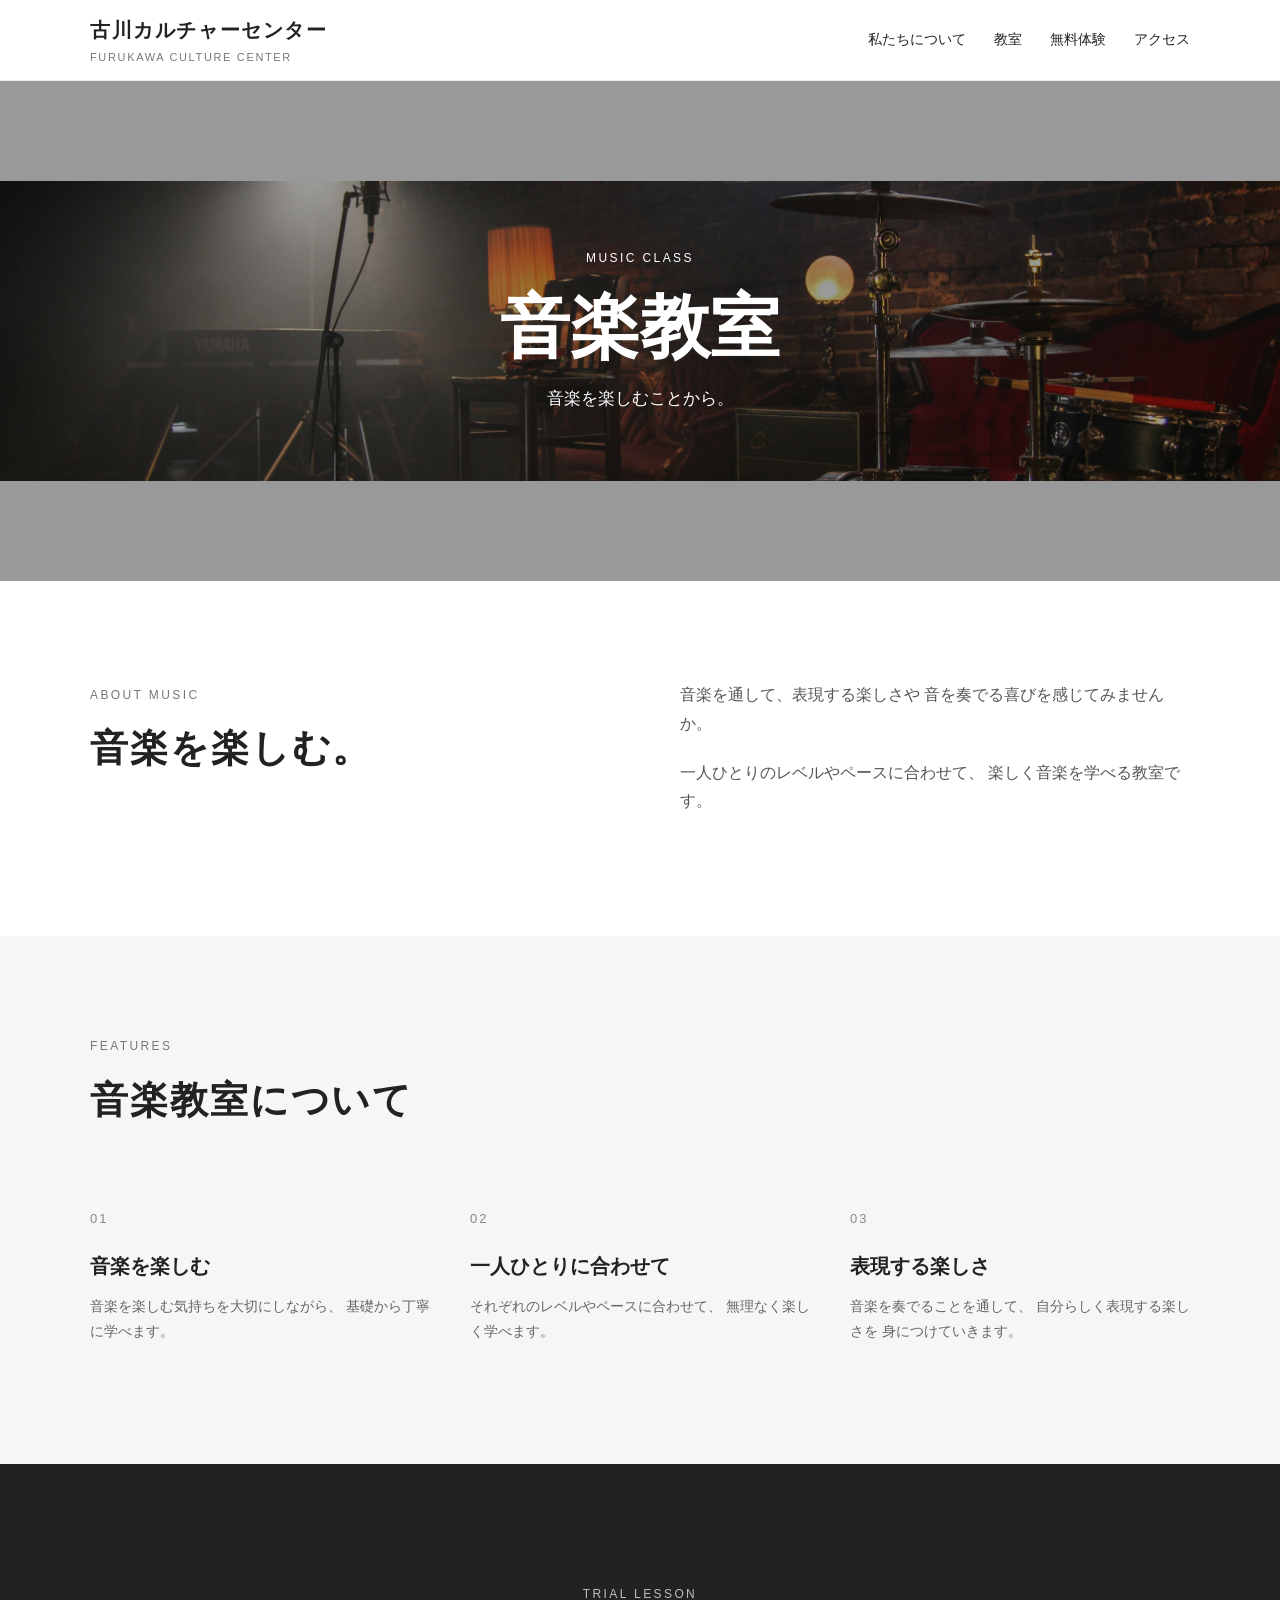
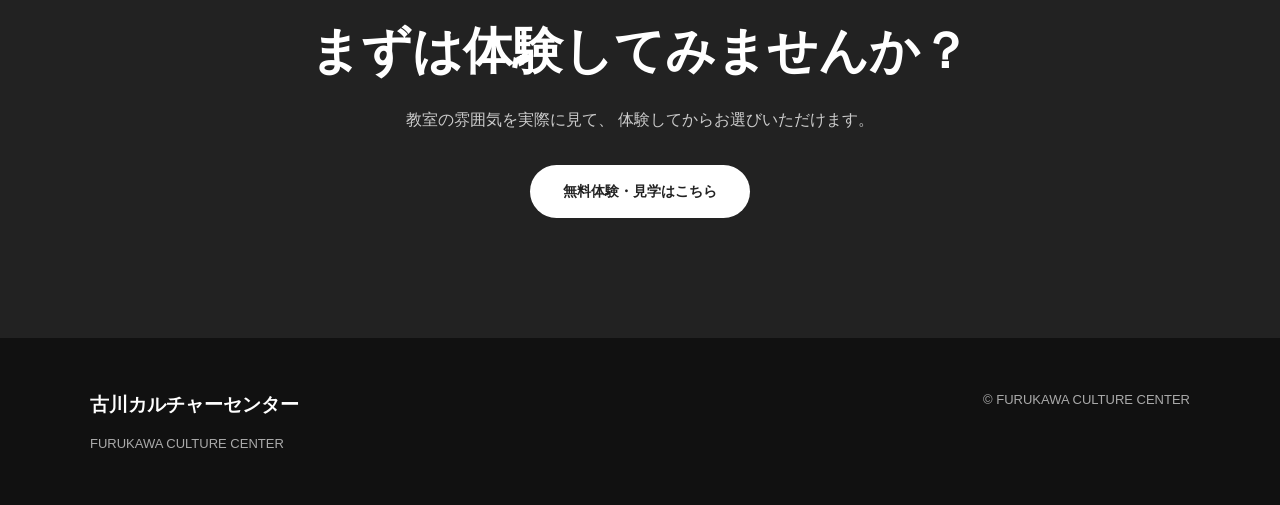
<file: music.html>
<!DOCTYPE html>
<html lang="ja">

<head>

  <meta charset="UTF-8">

  <meta
    name="viewport"
    content="width=device-width, initial-scale=1.0"
  >

  <title>音楽教室｜古川カルチャーセンター</title>

  <meta
    name="description"
    content="古川カルチャーセンターの音楽教室。音楽を楽しみながら、一人ひとりのペースで学べます。"
  >

  <link rel="stylesheet" href="style.css">

</head>


<body>


<!-- =====================
     HEADER
===================== -->

<header>

  <div class="header-inner">

    <a href="index.html" class="logo">

      古川カルチャーセンター

      <span>
        FURUKAWA CULTURE CENTER
      </span>

    </a>


    <nav>

      <a href="index.html#about">
        私たちについて
      </a>

      <a href="index.html#course">
        教室
      </a>

      <a href="index.html#trial">
        無料体験
      </a>

      <a href="index.html#access">
        アクセス
      </a>

    </nav>

  </div>

</header>



<!-- =====================
     PAGE HERO
===================== -->

<section class="page-hero">

  <img
    src="images/music.jpg"
    alt="音楽教室"
  >

  <div class="page-hero-overlay"></div>

  <div class="page-hero-content">

    <small>
      MUSIC CLASS
    </small>

    <h1>
      音楽教室
    </h1>

    <p>
      音楽を楽しむことから。
    </p>

  </div>

</section>



<!-- =====================
     INTRO
===================== -->

<section class="detail-section">

  <div class="container">

    <div class="detail-grid">

      <div>

        <div class="section-title">

          <small>
            ABOUT MUSIC
          </small>

          <h2>
            音楽を楽しむ。
          </h2>

        </div>

      </div>


      <div class="detail-text">

        <p>
          音楽を通して、表現する楽しさや
          音を奏でる喜びを感じてみませんか。
        </p>

        <p>
          一人ひとりのレベルやペースに合わせて、
          楽しく音楽を学べる教室です。
        </p>

      </div>

    </div>

  </div>

</section>



<!-- =====================
     FEATURES
===================== -->

<section class="detail-features">

  <div class="container">

    <div class="section-title">

      <small>
        FEATURES
      </small>

      <h2>
        音楽教室について
      </h2>

    </div>


    <div class="detail-feature-grid">


      <div class="detail-feature">

        <span>
          01
        </span>

        <h3>
          音楽を楽しむ
        </h3>

        <p>
          音楽を楽しむ気持ちを大切にしながら、
          基礎から丁寧に学べます。
        </p>

      </div>


      <div class="detail-feature">

        <span>
          02
        </span>

        <h3>
          一人ひとりに合わせて
        </h3>

        <p>
          それぞれのレベルやペースに合わせて、
          無理なく楽しく学べます。
        </p>

      </div>


      <div class="detail-feature">

        <span>
          03
        </span>

        <h3>
          表現する楽しさ
        </h3>

        <p>
          音楽を奏でることを通して、
          自分らしく表現する楽しさを
          身につけていきます。
        </p>

      </div>


    </div>

  </div>

</section>



<!-- =====================
     TRIAL
===================== -->

<section class="trial">

  <div class="container">

    <div class="trial-content">

      <small>
        TRIAL LESSON
      </small>

      <h2>
        まずは体験してみませんか？
      </h2>

      <p>
        教室の雰囲気を実際に見て、
        体験してからお選びいただけます。
      </p>

      <div class="trial-buttons">

        <a
          href="index.html#trial"
          class="trial-button"
        >
          無料体験・見学はこちら
        </a>

      </div>

    </div>

  </div>

</section>



<!-- =====================
     FOOTER
===================== -->

<footer>

  <div class="footer-inner">

    <div>

      <h3>
        古川カルチャーセンター
      </h3>

      <p>
        FURUKAWA CULTURE CENTER
      </p>

    </div>


    <div>

      <p>
        © FURUKAWA CULTURE CENTER
      </p>

    </div>

  </div>

</footer>



<!-- =====================
     MOBILE NAV
===================== -->

<nav class="mobile-nav">

  <a href="index.html">
    <span>⌂</span>
    ホーム
  </a>

  <a href="index.html#course">
    <span>○</span>
    教室
  </a>

  <a href="index.html#trial">
    <span>☆</span>
    体験
  </a>

  <a href="index.html#access">
    <span>⌖</span>
    アクセス
  </a>

</nav>


</body>

</html>
</file>
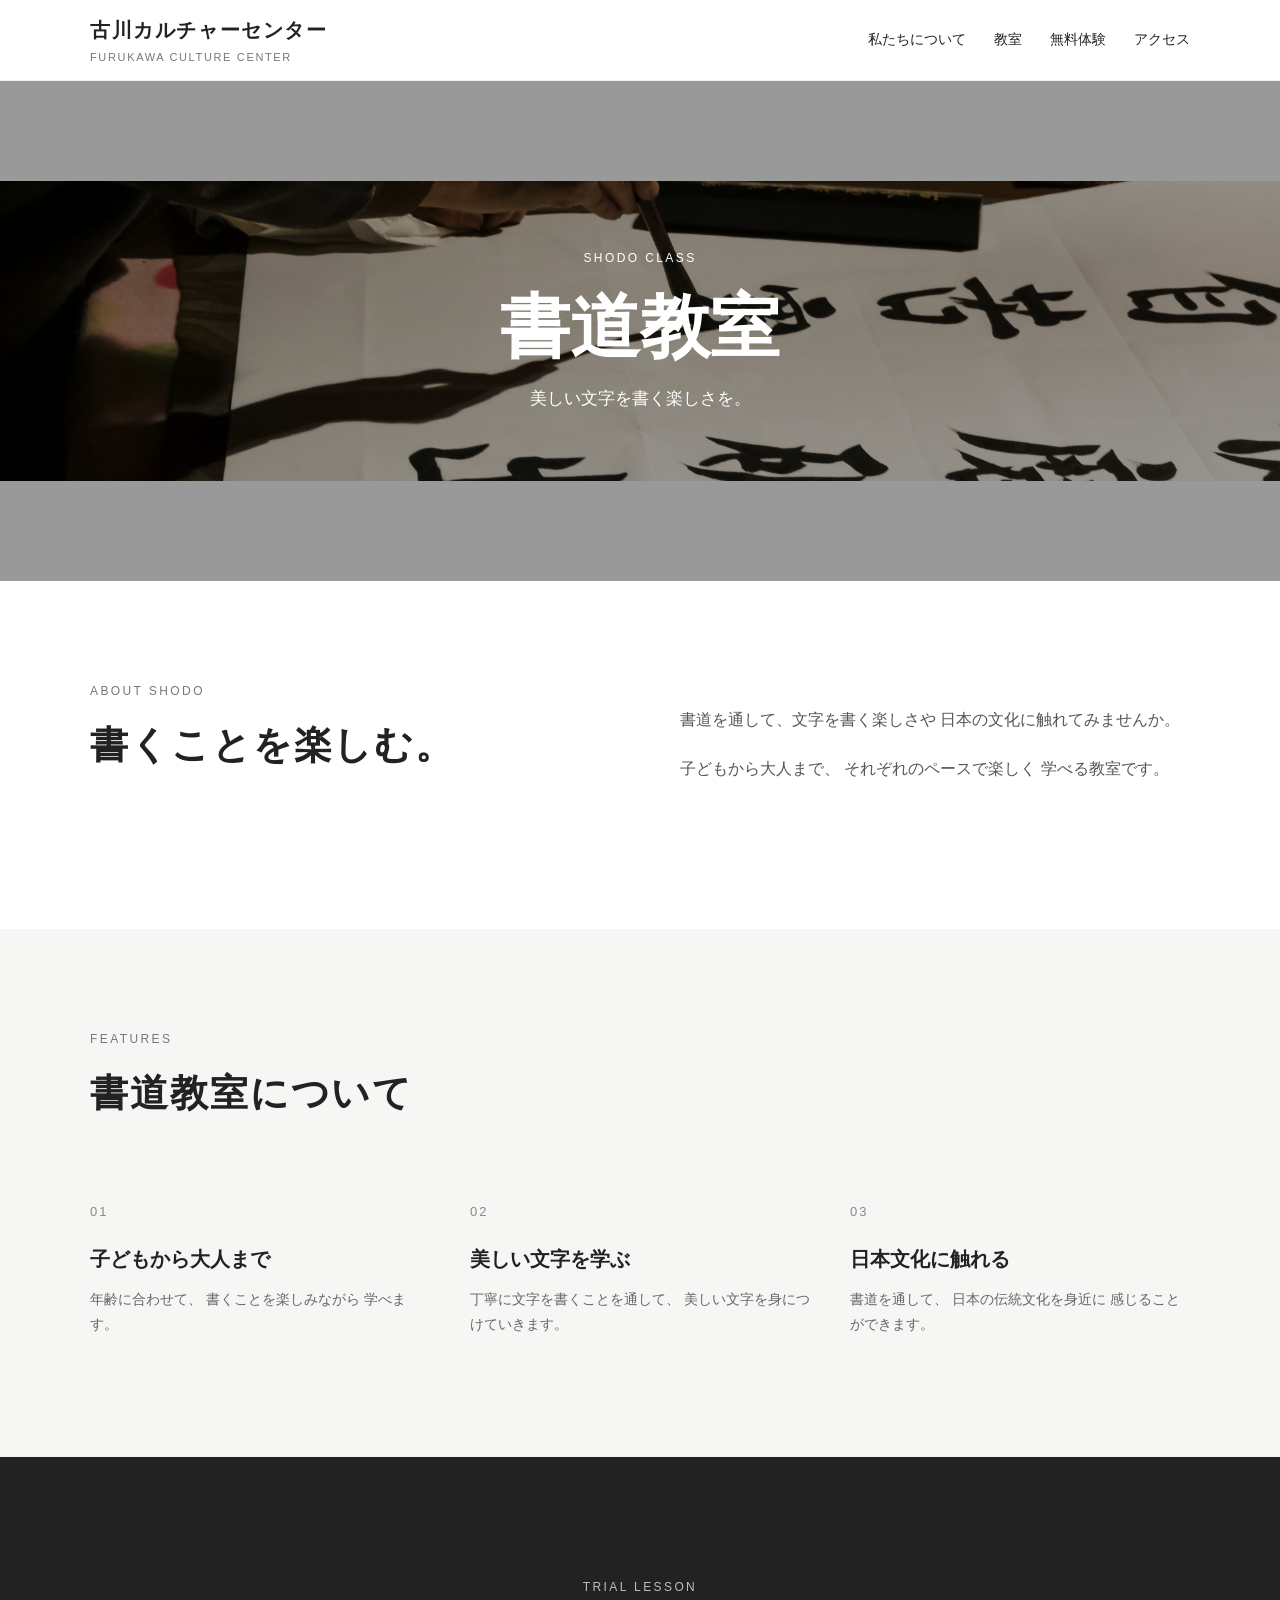
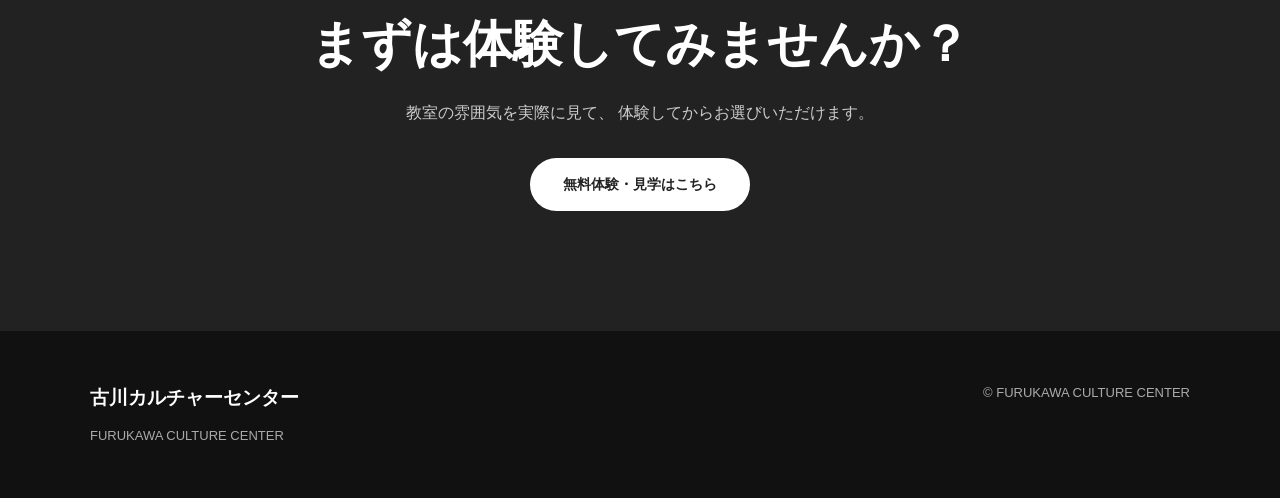
<file: shodo.html>
<!DOCTYPE html>
<html lang="ja">

<head>

  <meta charset="UTF-8">

  <meta
    name="viewport"
    content="width=device-width, initial-scale=1.0"
  >

  <title>書道教室｜古川カルチャーセンター</title>

  <meta
    name="description"
    content="古川カルチャーセンターの書道教室。子どもから大人まで、書道を楽しく学べます。"
  >

  <link rel="stylesheet" href="style.css">

</head>


<body>


<!-- =====================
     HEADER
===================== -->

<header>

  <div class="header-inner">

    <a href="index.html" class="logo">

      古川カルチャーセンター

      <span>
        FURUKAWA CULTURE CENTER
      </span>

    </a>


    <nav>

      <a href="index.html#about">
        私たちについて
      </a>

      <a href="index.html#course">
        教室
      </a>

      <a href="index.html#trial">
        無料体験
      </a>

      <a href="index.html#access">
        アクセス
      </a>

    </nav>

  </div>

</header>



<!-- =====================
     PAGE HERO
===================== -->

<section class="page-hero">

  <img
    src="images/shodo.jpg"
    alt="書道教室"
  >

  <div class="page-hero-overlay"></div>

  <div class="page-hero-content">

    <small>
      SHODO CLASS
    </small>

    <h1>
      書道教室
    </h1>

    <p>
      美しい文字を書く楽しさを。
    </p>

  </div>

</section>



<!-- =====================
     INTRO
===================== -->

<section class="detail-section">

  <div class="container">

    <div class="detail-grid">

      <div>

        <div class="section-title">

          <small>
            ABOUT SHODO
          </small>

          <h2>
            書くことを楽しむ。
          </h2>

        </div>

      </div>


      <div class="detail-text">

        <p>
          書道を通して、文字を書く楽しさや
          日本の文化に触れてみませんか。
        </p>

        <p>
          子どもから大人まで、
          それぞれのペースで楽しく
          学べる教室です。
        </p>

      </div>

    </div>

  </div>

</section>



<!-- =====================
     FEATURES
===================== -->

<section class="detail-features">

  <div class="container">

    <div class="section-title">

      <small>
        FEATURES
      </small>

      <h2>
        書道教室について
      </h2>

    </div>


    <div class="detail-feature-grid">


      <div class="detail-feature">

        <span>
          01
        </span>

        <h3>
          子どもから大人まで
        </h3>

        <p>
          年齢に合わせて、
          書くことを楽しみながら
          学べます。
        </p>

      </div>


      <div class="detail-feature">

        <span>
          02
        </span>

        <h3>
          美しい文字を学ぶ
        </h3>

        <p>
          丁寧に文字を書くことを通して、
          美しい文字を身につけていきます。
        </p>

      </div>


      <div class="detail-feature">

        <span>
          03
        </span>

        <h3>
          日本文化に触れる
        </h3>

        <p>
          書道を通して、
          日本の伝統文化を身近に
          感じることができます。
        </p>

      </div>


    </div>

  </div>

</section>



<!-- =====================
     TRIAL
===================== -->

<section class="trial">

  <div class="container">

    <div class="trial-content">

      <small>
        TRIAL LESSON
      </small>

      <h2>
        まずは体験してみませんか？
      </h2>

      <p>
        教室の雰囲気を実際に見て、
        体験してからお選びいただけます。
      </p>

      <div class="trial-buttons">

        <a
          href="index.html#trial"
          class="trial-button"
        >
          無料体験・見学はこちら
        </a>

      </div>

    </div>

  </div>

</section>



<!-- =====================
     FOOTER
===================== -->

<footer>

  <div class="footer-inner">

    <div>

      <h3>
        古川カルチャーセンター
      </h3>

      <p>
        FURUKAWA CULTURE CENTER
      </p>

    </div>


    <div>

      <p>
        © FURUKAWA CULTURE CENTER
      </p>

    </div>

  </div>

</footer>



<!-- =====================
     MOBILE NAV
===================== -->

<nav class="mobile-nav">

  <a href="index.html">
    <span>⌂</span>
    ホーム
  </a>

  <a href="index.html#course">
    <span>○</span>
    教室
  </a>

  <a href="index.html#trial">
    <span>☆</span>
    体験
  </a>

  <a href="index.html#access">
    <span>⌖</span>
    アクセス
  </a>

</nav>


</body>

</html>
</file>
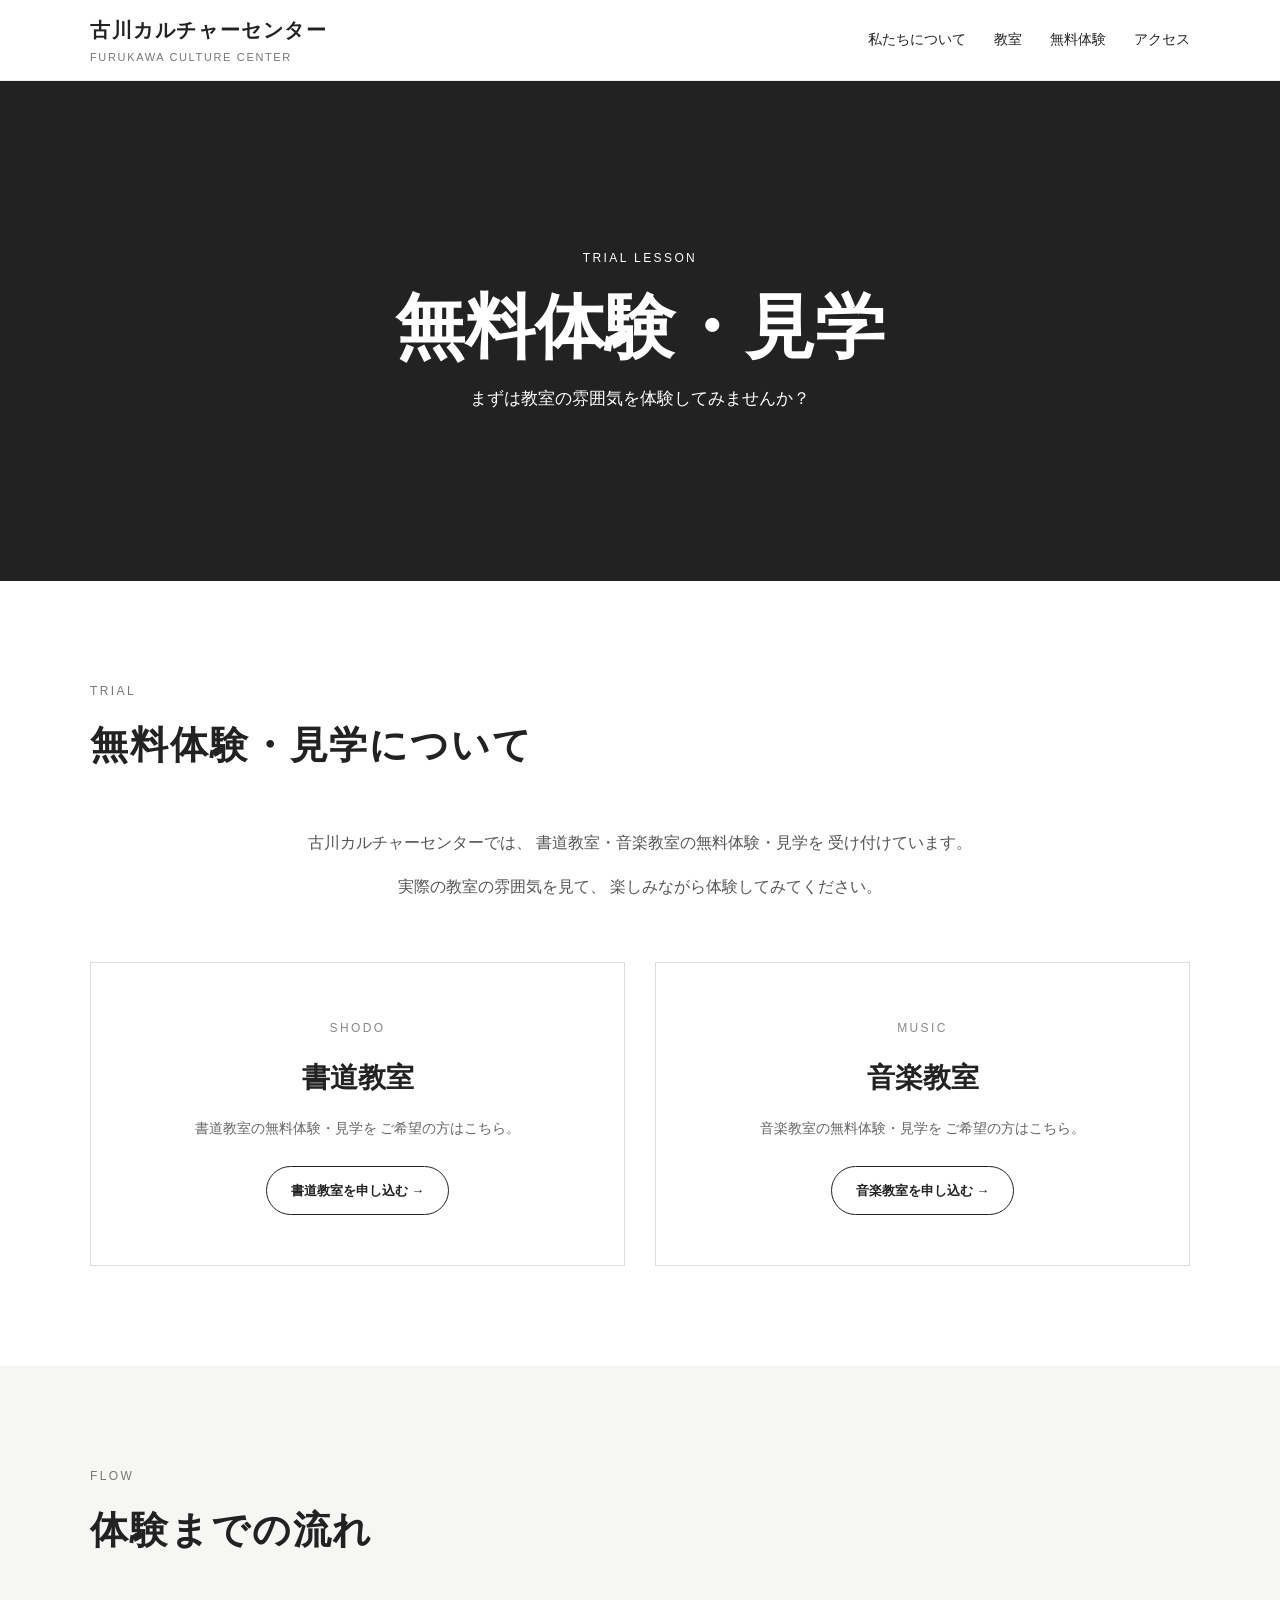
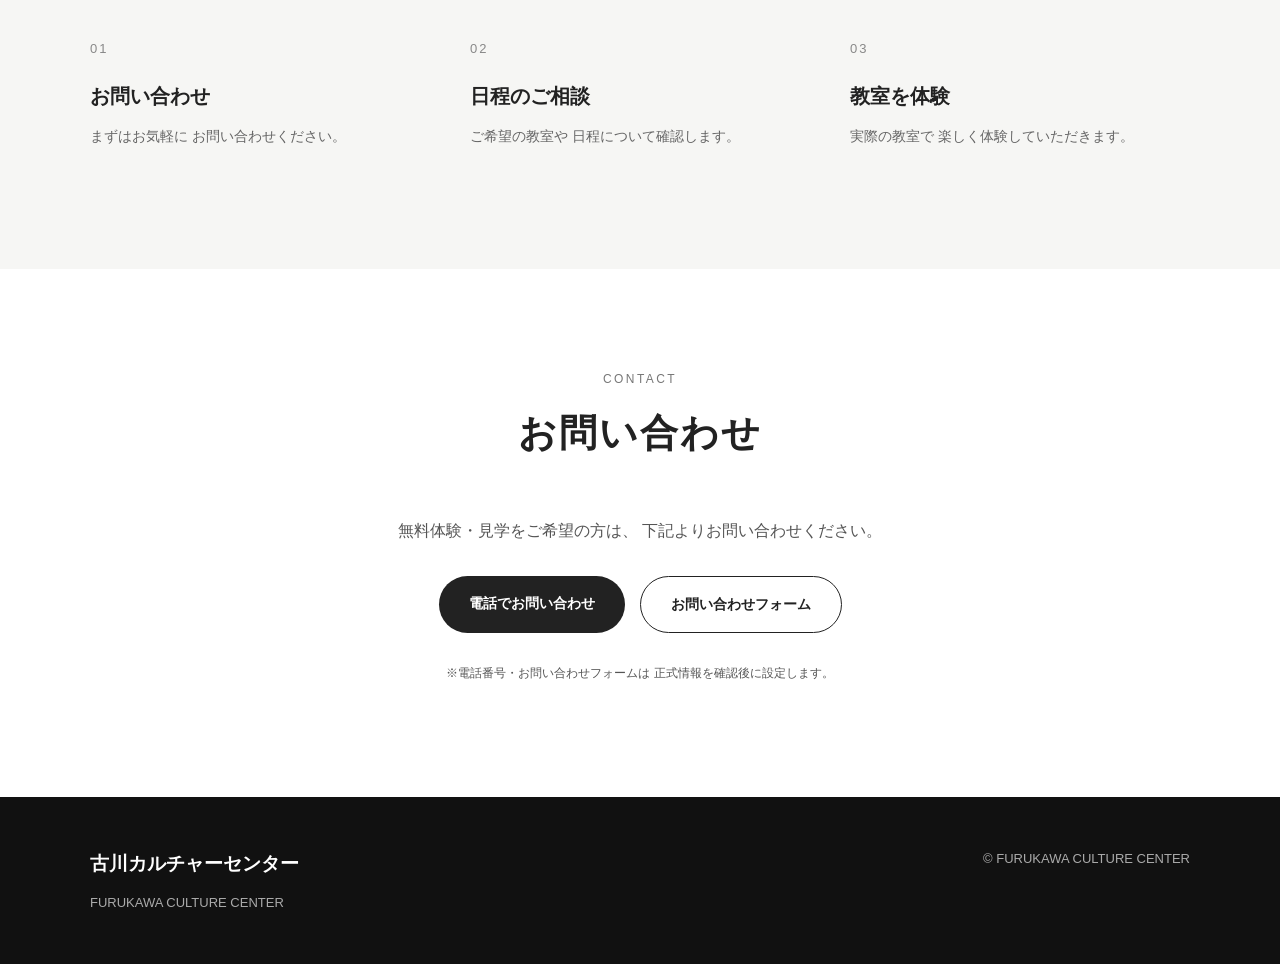
<file: trial.html>
<!DOCTYPE html>
<html lang="ja">

<head>

  <meta charset="UTF-8">

  <meta
    name="viewport"
    content="width=device-width, initial-scale=1.0"
  >

  <title>無料体験・見学｜古川カルチャーセンター</title>

  <meta
    name="description"
    content="古川カルチャーセンターの無料体験・見学について。書道教室・音楽教室の体験や見学を受け付けています。"
  >

  <link rel="stylesheet" href="style.css">

</head>


<body>


<!-- =====================
     HEADER
===================== -->

<header>

  <div class="header-inner">

    <a href="index.html" class="logo">

      古川カルチャーセンター

      <span>
        FURUKAWA CULTURE CENTER
      </span>

    </a>


    <nav>

      <a href="index.html#about">
        私たちについて
      </a>

      <a href="index.html#course">
        教室
      </a>

      <a href="trial.html">
        無料体験
      </a>

      <a href="index.html#access">
        アクセス
      </a>

    </nav>

  </div>

</header>



<!-- =====================
     PAGE HERO
===================== -->

<section class="page-hero trial-hero">

  <div class="page-hero-content">

    <small>
      TRIAL LESSON
    </small>

    <h1>
      無料体験・見学
    </h1>

    <p>
      まずは教室の雰囲気を体験してみませんか？
    </p>

  </div>

</section>



<!-- =====================
     TRIAL INTRO
===================== -->

<section class="trial-page">

  <div class="container">

    <div class="section-title">

      <small>
        TRIAL
      </small>

      <h2>
        無料体験・見学について
      </h2>

    </div>


    <div class="trial-lead">

      <p>
        古川カルチャーセンターでは、
        書道教室・音楽教室の無料体験・見学を
        受け付けています。
      </p>

      <p>
        実際の教室の雰囲気を見て、
        楽しみながら体験してみてください。
      </p>

    </div>



    <!-- =====================
         COURSE SELECT
    ===================== -->

    <div class="trial-course-grid">


      <div class="trial-course">

        <span>
          SHODO
        </span>

        <h3>
          書道教室
        </h3>

        <p>
          書道教室の無料体験・見学を
          ご希望の方はこちら。
        </p>

        <a
          href="#contact"
          class="outline-button"
        >
          書道教室を申し込む →
        </a>

      </div>



      <div class="trial-course">

        <span>
          MUSIC
        </span>

        <h3>
          音楽教室
        </h3>

        <p>
          音楽教室の無料体験・見学を
          ご希望の方はこちら。
        </p>

        <a
          href="#contact"
          class="outline-button"
        >
          音楽教室を申し込む →
        </a>

      </div>


    </div>

  </div>

</section>



<!-- =====================
     FLOW
===================== -->

<section class="trial-flow">

  <div class="container">

    <div class="section-title">

      <small>
        FLOW
      </small>

      <h2>
        体験までの流れ
      </h2>

    </div>


    <div class="flow-grid">


      <div class="flow-item">

        <span>
          01
        </span>

        <h3>
          お問い合わせ
        </h3>

        <p>
          まずはお気軽に
          お問い合わせください。
        </p>

      </div>


      <div class="flow-item">

        <span>
          02
        </span>

        <h3>
          日程のご相談
        </h3>

        <p>
          ご希望の教室や
          日程について確認します。
        </p>

      </div>


      <div class="flow-item">

        <span>
          03
        </span>

        <h3>
          教室を体験
        </h3>

        <p>
          実際の教室で
          楽しく体験していただきます。
        </p>

      </div>


    </div>

  </div>

</section>



<!-- =====================
     CONTACT
===================== -->

<section id="contact" class="trial-contact">

  <div class="container">

    <div class="section-title">

      <small>
        CONTACT
      </small>

      <h2>
        お問い合わせ
      </h2>

    </div>


    <div class="contact-box">

      <p>
        無料体験・見学をご希望の方は、
        下記よりお問い合わせください。
      </p>


      <div class="contact-buttons">

        <!-- 電話番号は後で正式な番号に変更 -->

        <a
          href="tel:0000000000"
          class="contact-button"
        >
          電話でお問い合わせ
        </a>


        <!-- フォームURLは後で設定 -->

        <a
          href="#"
          class="contact-button outline"
        >
          お問い合わせフォーム
        </a>

      </div>


      <p class="contact-note">
        ※電話番号・お問い合わせフォームは
        正式情報を確認後に設定します。
      </p>

    </div>

  </div>

</section>



<!-- =====================
     FOOTER
===================== -->

<footer>

  <div class="footer-inner">

    <div>

      <h3>
        古川カルチャーセンター
      </h3>

      <p>
        FURUKAWA CULTURE CENTER
      </p>

    </div>


    <div>

      <p>
        © FURUKAWA CULTURE CENTER
      </p>

    </div>

  </div>

</footer>



<!-- =====================
     MOBILE NAV
===================== -->

<nav class="mobile-nav">

  <a href="index.html">
    <span>⌂</span>
    ホーム
  </a>

  <a href="index.html#course">
    <span>○</span>
    教室
  </a>

  <a href="trial.html">
    <span>☆</span>
    体験
  </a>

  <a href="index.html#access">
    <span>⌖</span>
    アクセス
  </a>

</nav>


</body>

</html>
</file>
<file: style.css>
/* =========================
   基本設定
========================= */

* {
  box-sizing: border-box;
}

html {
  scroll-behavior: smooth;
}

body {
  margin: 0;
  font-family:
    -apple-system,
    BlinkMacSystemFont,
    "Noto Sans JP",
    "Yu Gothic",
    sans-serif;

  color: #222;
  background: #fff;
  line-height: 1.8;
}


/* =========================
   リンク
========================= */

a {
  color: inherit;
  text-decoration: none;
}


/* =========================
   コンテナ
========================= */

.container {
  width: min(1100px, 90%);
  margin: 0 auto;
}


/* =========================
   ヘッダー
========================= */

header {
  position: sticky;
  top: 0;
  z-index: 100;

  background: rgba(255, 255, 255, 0.95);
  border-bottom: 1px solid #eee;
  backdrop-filter: blur(10px);
}

.header-inner {
  width: min(1100px, 90%);
  height: 80px;
  margin: 0 auto;

  display: flex;
  align-items: center;
  justify-content: space-between;
}

.logo {
  font-size: 20px;
  font-weight: 700;
  letter-spacing: 0.08em;
}

.logo span {
  display: block;
  font-size: 11px;
  font-weight: 400;
  letter-spacing: 0.15em;
  color: #777;
}


/* =========================
   ナビゲーション
========================= */

nav {
  display: flex;
  gap: 28px;
}

nav a {
  font-size: 14px;
  font-weight: 500;
  transition: 0.3s;
}

nav a:hover {
  opacity: 0.5;
}


/* =========================
   HERO
========================= */

/* =========================
   HERO CAROUSEL
========================= */

.hero {
  position: relative;
  height: 650px;
  overflow: hidden;

  color: #fff;
}


.hero-slides {
  position: absolute;
  inset: 0;
}


.hero-slide {
  position: absolute;
  inset: 0;

  opacity: 0;

  transition: opacity 1s ease;
}


.hero-slide.active {
  opacity: 1;
}


.hero-slide img {
  width: 100%;
  height: 100%;

  object-fit: cover;

  display: block;
}


/* 黒いフィルター */

.hero-overlay {
  position: absolute;
  inset: 0;

  background: rgba(0, 0, 0, 0.35);

  z-index: 1;
}


/* テキスト */

.hero-content {
  position: relative;

  z-index: 2;

  width: min(1100px, 90%);

  height: 100%;

  margin: 0 auto;

  display: flex;

  flex-direction: column;

  justify-content: center;
}


.hero small {
  display: block;

  margin-bottom: 15px;

  font-size: 14px;

  letter-spacing: 0.15em;
}


.hero h1 {
  margin: 0;

  font-size: clamp(42px, 7vw, 78px);

  line-height: 1.15;

  letter-spacing: 0.04em;
}


.hero p {
  margin: 25px 0 35px;

  font-size: 18px;
}


/* ドット */

.hero-dots {
  position: absolute;

  z-index: 3;

  bottom: 30px;

  left: 50%;

  transform: translateX(-50%);

  display: flex;

  gap: 10px;
}


.hero-dot {
  width: 9px;
  height: 9px;

  padding: 0;

  border: 0;

  border-radius: 50%;

  background: rgba(255,255,255,0.5);

  cursor: pointer;
}


.hero-dot.active {
  background: #fff;
}


/* =========================
   ボタン
========================= */

.button {
  display: inline-block;

  padding: 14px 30px;

  background: #fff;
  color: #222;

  font-size: 14px;
  font-weight: 700;

  border-radius: 50px;

  transition: 0.3s;
}

.button:hover {
  transform: translateY(-3px);
}


/* =========================
   セクション
========================= */

section {
  padding: 100px 0;
}

.section-title {
  margin-bottom: 50px;
}

.section-title small {
  display: block;

  margin-bottom: 8px;

  color: #777;

  font-size: 12px;
  letter-spacing: 0.2em;
}

.section-title h2 {
  margin: 0;

  font-size: 38px;
  letter-spacing: 0.05em;
}



/* =========================
   ABOUT
========================= */

.about {
  background: #fff;
}

.about-inner {
  display: grid;

  grid-template-columns: 1fr 1fr;

  gap: 80px;

  align-items: center;
}


.about-image {
  height: 500px;

  overflow: hidden;
}


.about-image img {
  width: 100%;
  height: 100%;

  object-fit: cover;

  display: block;

  transition: transform 0.6s ease;
}


.about-image:hover img {
  transform: scale(1.03);
}


.about-content {
  max-width: 500px;
}


.about-content p {
  margin: 0 0 18px;

  font-size: 16px;

  color: #555;
}


.text-link {
  display: inline-block;

  margin-top: 15px;

  font-size: 14px;

  font-weight: 700;

  border-bottom: 1px solid #222;

  padding-bottom: 5px;
}




/* =========================
   COURSE
========================= */

/* =========================
   COURSES
========================= */

.courses {
  background: #f6f6f4;
}


.section-lead {
  margin-top: 20px;

  color: #666;

  font-size: 15px;
}


.course-grid {

  display: grid;

  grid-template-columns: repeat(2, 1fr);

  gap: 30px;
}


.course-card {

  position: relative;

  height: 500px;

  overflow: hidden;

  color: #fff;

  display: flex;

  align-items: flex-end;

}


.course-card img {

  position: absolute;

  inset: 0;

  width: 100%;
  height: 100%;

  object-fit: cover;

  transition: transform 0.7s ease;

}


.course-card:hover img {

  transform: scale(1.05);

}


.course-card-overlay {

  position: absolute;

  inset: 0;

  background:
    linear-gradient(
      to top,
      rgba(0,0,0,0.75),
      rgba(0,0,0,0.05)
    );

}


.course-card-content {

  position: relative;

  z-index: 2;

  padding: 40px;

}


.course-card-content span {

  font-size: 12px;

  letter-spacing: 0.2em;

  opacity: 0.8;
}


.course-card-content h3 {

  margin: 8px 0;

  font-size: 34px;
}


.course-card-content p {

  margin: 0 0 20px;

  font-size: 15px;
}


.course-card-content strong {

  font-size: 14px;

  border-bottom: 1px solid #fff;

  padding-bottom: 5px;
}


/* =========================
   FEATURES
========================= */

.features {
  background: #f6f6f4;
}

.feature-grid {
  display: grid;
  grid-template-columns: repeat(4, 1fr);
  gap: 30px;
}

.feature {
  padding: 30px 0;
}

.feature-number {
  font-size: 13px;
  letter-spacing: 0.15em;
  color: #888;
}

.feature h3 {
  margin: 10px 0;

  font-size: 20px;
}

.feature p {
  margin: 0;

  font-size: 14px;
  color: #666;
}


/* =========================
   TRIAL
========================= */

/* =========================
   TRIAL / CONTACT
========================= */

.trial {

  position: relative;

  padding: 120px 0;

  background: #222;

  color: #fff;

  text-align: center;

}


.trial-content {

  max-width: 700px;

  margin: 0 auto;

}


.trial-content small {

  display: block;

  margin-bottom: 15px;

  font-size: 12px;

  letter-spacing: 0.2em;

  opacity: 0.7;

}


.trial h2 {

  margin: 0 0 25px;

  font-size: clamp(32px, 5vw, 50px);

  line-height: 1.4;

}


.trial p {

  margin: 0 0 40px;

  color: #ccc;

}


.trial-buttons {

  display: flex;

  justify-content: center;

  gap: 15px;

}


.trial-button {

  min-width: 220px;

  padding: 18px 25px;

  background: #fff;

  color: #222;

  border-radius: 50px;

  font-weight: 700;

  transition: 0.3s;

}


.trial-button:hover {

  transform: translateY(-3px);

}


.trial-button span {

  display: block;

  margin-bottom: 3px;

  font-size: 10px;

  letter-spacing: 0.2em;

  opacity: 0.5;

}


.trial-button-outline {

  background: transparent;

  color: #fff;

  border: 1px solid rgba(255,255,255,0.5);

}


.trial-button-outline:hover {

  background: #fff;

  color: #222;

}


/* =========================
   ACCESS
========================= */

.access {
  background: #fff;
}


.access-inner {

  display: grid;

  grid-template-columns: 1.4fr 1fr;

  gap: 60px;

  align-items: stretch;

}


.access-map {

  min-height: 450px;

}


.access-map iframe {

  width: 100%;

  height: 100%;

  min-height: 450px;

  border: 0;

}


.access-info {

  display: flex;

  flex-direction: column;

  justify-content: center;

}


.access-info h3 {

  margin: 0 0 30px;

  font-size: 26px;

}


.access-info dl {

  margin: 0;

}


.access-info dl > div {

  padding: 18px 0;

  border-bottom: 1px solid #eee;

}


.access-info dt {

  margin-bottom: 5px;

  font-size: 12px;

  color: #888;

  letter-spacing: 0.1em;

}


.access-info dd {

  margin: 0;

  font-size: 15px;

}


.access-button {

  display: inline-block;

  margin-top: 30px;

  font-size: 14px;

  font-weight: 700;

  border-bottom: 1px solid #222;

  padding-bottom: 5px;

  align-self: flex-start;

}


/* =========================
   FOOTER
========================= */

footer {
  padding: 50px 0;

  background: #111;
  color: #fff;
}

.footer-inner {
  width: min(1100px, 90%);
  margin: 0 auto;

  display: flex;
  justify-content: space-between;
  gap: 30px;
}

footer h3 {
  margin: 0 0 10px;
}

footer p {
  margin: 0;

  font-size: 13px;
  color: #aaa;
}

/* =========================
   DETAIL PAGE
   書道・音楽 共通
========================= */

.page-hero {
  position: relative;
  height: 500px;
  overflow: hidden;
  color: #fff;
}

.page-hero img {
  width: 100%;
  height: 100%;
  object-fit: cover;
  display: block;
}

.page-hero-overlay {
  position: absolute;
  inset: 0;
  background: rgba(0, 0, 0, 0.4);
}

.page-hero-content {
  position: absolute;
  inset: 0;
  z-index: 2;

  display: flex;
  flex-direction: column;
  justify-content: center;
  align-items: center;

  text-align: center;
}

.page-hero-content small {
  font-size: 12px;
  letter-spacing: 0.2em;
}

.page-hero-content h1 {
  margin: 15px 0;
  font-size: clamp(45px, 7vw, 70px);
  line-height: 1.2;
}

.page-hero-content p {
  margin: 0;
  font-size: 17px;
}


/* =========================
   DETAIL INTRO
========================= */

.detail-section {
  background: #fff;
}

.detail-grid {
  display: grid;

  grid-template-columns: 1fr 1fr;

  gap: 80px;

  align-items: center;
}

.detail-text {
  color: #555;
  font-size: 16px;
}

.detail-text p {
  margin: 0 0 20px;
}


/* =========================
   DETAIL FEATURES
========================= */

.detail-features {
  background: #f6f6f4;
}

.detail-feature-grid {
  display: grid;

  grid-template-columns: repeat(3, 1fr);

  gap: 40px;
}

.detail-feature {
  padding: 20px 0;
}

.detail-feature span {
  font-size: 13px;
  color: #888;
  letter-spacing: 0.15em;
}

.detail-feature h3 {
  margin: 15px 0 10px;
  font-size: 20px;
}

.detail-feature p {
  margin: 0;
  color: #666;
  font-size: 14px;
}


/* =========================
   TRIAL BUTTON
========================= */

.trial-content {
  text-align: center;
}

.trial-content small {
  display: block;
  margin-bottom: 10px;

  font-size: 12px;
  letter-spacing: 0.2em;
}

.trial-content h2 {
  margin: 0 0 20px;
}

.trial-content p {
  margin-bottom: 30px;
}

.trial-button {
  display: inline-block;

  padding: 14px 30px;

  background: #fff;
  color: #222;

  font-size: 14px;
  font-weight: 700;

  border-radius: 50px;

  transition: 0.3s;
}

.trial-button:hover {
  transform: translateY(-3px);
}

/* =========================
   TRIAL PAGE
========================= */

.trial-hero {
  background: #222;
}


/* =========================
   TRIAL INTRO
========================= */

.trial-lead {
  max-width: 700px;

  margin: 0 auto 60px;

  text-align: center;

  color: #555;

  font-size: 16px;
}

.trial-lead p {
  margin: 0 0 15px;
}


/* =========================
   COURSE SELECT
========================= */

.trial-course-grid {

  display: grid;

  grid-template-columns: repeat(2, 1fr);

  gap: 30px;

}


.trial-course {

  padding: 50px 40px;

  border: 1px solid #ddd;

  text-align: center;

  background: #fff;

}


.trial-course span {

  font-size: 12px;

  letter-spacing: 0.2em;

  color: #888;

}


.trial-course h3 {

  margin: 12px 0;

  font-size: 28px;

}


.trial-course p {

  margin: 0 0 25px;

  color: #666;

  font-size: 14px;

}


/* =========================
   OUTLINE BUTTON
========================= */

.outline-button {

  display: inline-block;

  padding: 12px 24px;

  border: 1px solid #222;

  border-radius: 50px;

  font-size: 13px;

  font-weight: 700;

  transition: 0.3s;

}


.outline-button:hover {

  background: #222;

  color: #fff;

}


/* =========================
   FLOW
========================= */

.trial-flow {

  background: #f6f6f4;

}


.flow-grid {

  display: grid;

  grid-template-columns: repeat(3, 1fr);

  gap: 40px;

}


.flow-item {

  padding: 20px 0;

}


.flow-item span {

  font-size: 13px;

  color: #888;

  letter-spacing: 0.15em;

}


.flow-item h3 {

  margin: 15px 0 10px;

  font-size: 20px;

}


.flow-item p {

  margin: 0;

  color: #666;

  font-size: 14px;

}


/* =========================
   CONTACT
========================= */

.trial-contact {

  text-align: center;

}


.contact-box {

  max-width: 700px;

  margin: 0 auto;

}


.contact-box > p {

  color: #555;

}


.contact-buttons {

  display: flex;

  justify-content: center;

  gap: 15px;

  margin: 30px 0;

}


.contact-button {

  display: inline-block;

  padding: 15px 30px;

  background: #222;

  color: #fff;

  border-radius: 50px;

  font-size: 14px;

  font-weight: 700;

  transition: 0.3s;

}


.contact-button:hover {

  transform: translateY(-3px);

}


.contact-button.outline {

  background: #fff;

  color: #222;

  border: 1px solid #222;

}


.contact-note {

  font-size: 12px;

  color: #999;

}


/* =========================
   TRIAL PAGE MOBILE
========================= */

@media (max-width: 768px) {

  .trial-course-grid {

    grid-template-columns: 1fr;

  }


  .trial-course {

    padding: 40px 25px;

  }


  .flow-grid {

    grid-template-columns: 1fr;

    gap: 15px;

  }


  .contact-buttons {

    flex-direction: column;

    align-items: stretch;

  }


  .contact-button {

    width: 100%;

  }

}



/* =========================
   DETAIL PAGE MOBILE
========================= */

@media (max-width: 768px) {

  .page-hero {
    height: 400px;
  }

  .page-hero-content h1 {
    font-size: 45px;
  }

  .page-hero-content p {
    font-size: 15px;
  }

  .detail-grid {
    grid-template-columns: 1fr;
    gap: 30px;
  }

  .detail-feature-grid {
    grid-template-columns: 1fr;
    gap: 20px;
  }

  .detail-feature {
    padding: 10px 0;
  }

}


/* =========================
   MOBILE NAV
========================= */

.mobile-nav {
  display: none;
}


@media (max-width: 768px) {

  .mobile-nav {

    position: fixed;

    left: 0;
    right: 0;
    bottom: 0;

    z-index: 999;

    height: 65px;

    display: flex;

    justify-content: space-around;

    align-items: center;

    background: rgba(255,255,255,0.96);

    border-top: 1px solid #ddd;

    backdrop-filter: blur(10px);

  }


  .mobile-nav a {

    flex: 1;

    height: 100%;

    display: flex;

    flex-direction: column;

    justify-content: center;

    align-items: center;

    gap: 2px;

    font-size: 11px;

    color: #555;

  }


  .mobile-nav a span {

    font-size: 18px;

    line-height: 1;

  }


  .mobile-nav a:active {

    background: #f3f3f3;

  }


  body {

    padding-bottom: 65px;

  }

}


/* =========================
   スマホ
========================= */

@media (max-width: 768px) {

  .header-inner {
    height: 70px;
  }

  nav {
    display: none;
  }

  .hero {
    min-height: 600px;
  }

  .hero h1 {
    font-size: 45px;
  }

  .hero p {
    font-size: 16px;
  }

  section {
    padding: 70px 0;
  }

  .section-title h2 {
    font-size: 30px;
  }

  .course-grid {
    grid-template-columns: 1fr;
  }

  .course-card {
    min-height: 350px;
    padding: 30px;
  }

  .feature-grid {
    grid-template-columns: 1fr 1fr;
    gap: 10px;
  }

  .trial h2 {
    font-size: 30px;
  }

  .footer-inner {
    flex-direction: column;
  }

.course-grid {
  grid-template-columns: 1fr;
}

.course-card {
  height: 420px;
}

.course-card-content {
  padding: 30px;
}

.course-card-content h3 {
  font-size: 30px;
}

.trial-buttons {

  flex-direction: column;

  align-items: center;

}

.trial-button {

  width: 100%;

  max-width: 320px;

}

.access-inner {

  grid-template-columns: 1fr;

  gap: 40px;

}


.access-map {

  min-height: 300px;

}


.access-map iframe {

  min-height: 300px;

}



}
</file>
